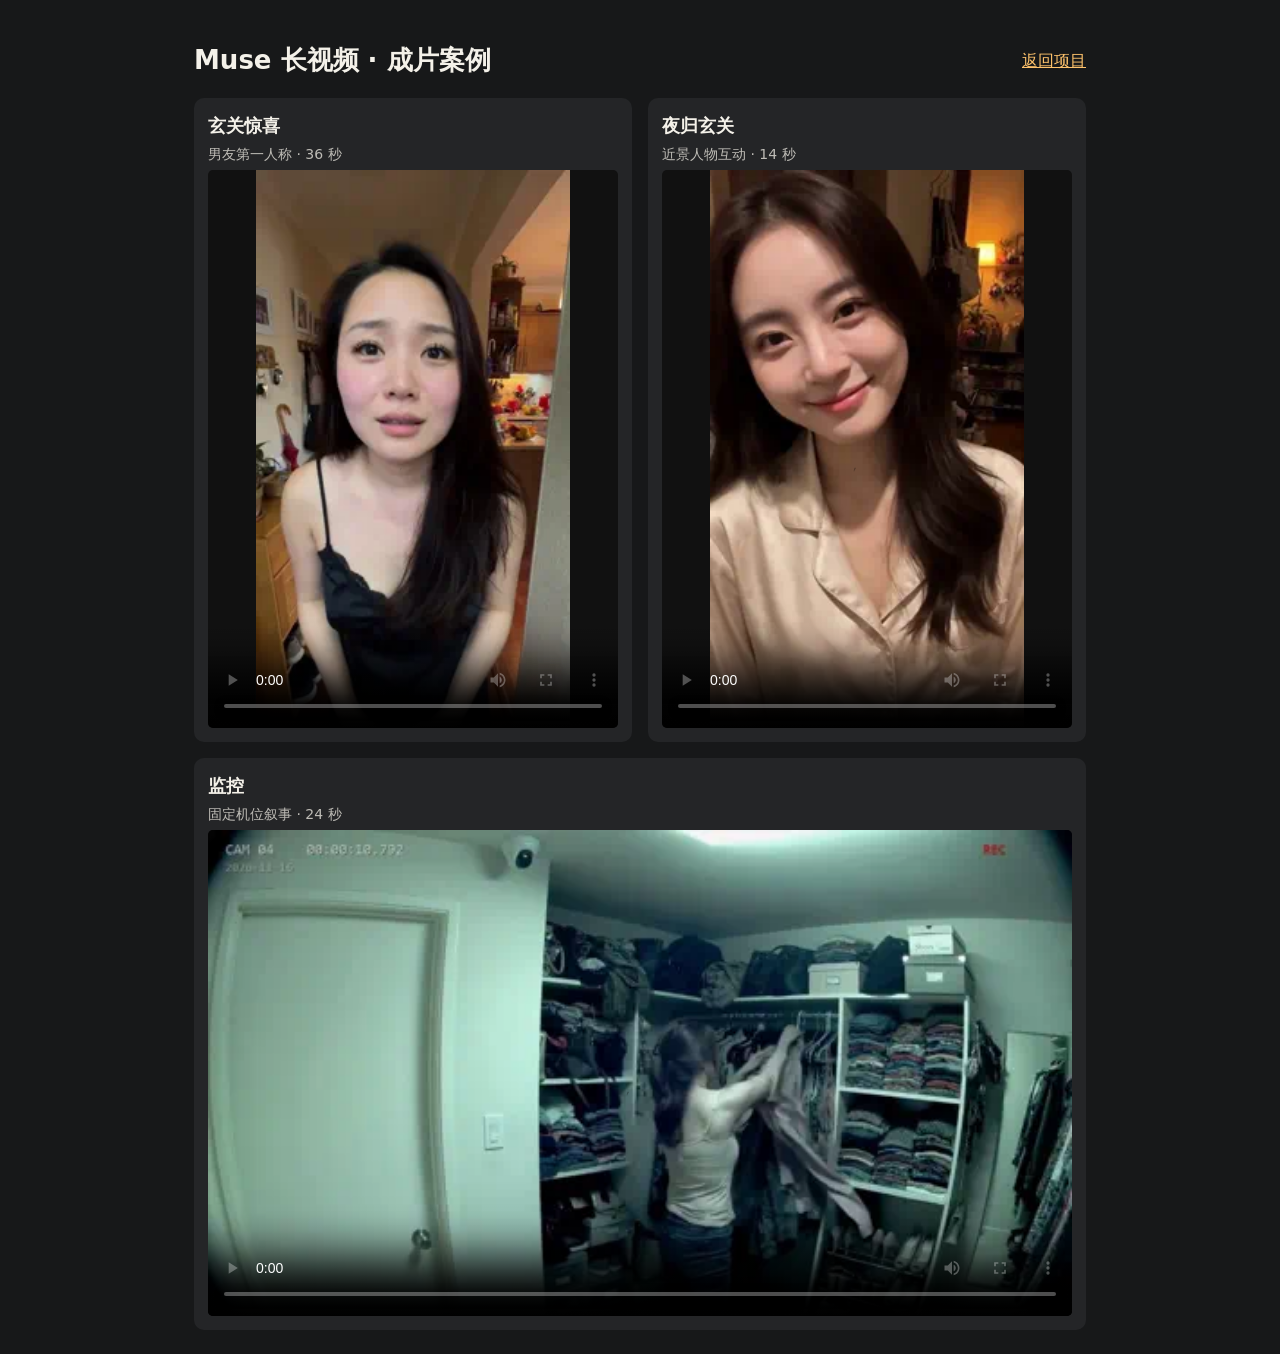
<file: docs/index.html>
<!doctype html><html lang="zh-CN"><head><meta charset="utf-8"><meta name="viewport" content="width=device-width,initial-scale=1"><title>Muse 长视频 · 成片案例</title><style>*{box-sizing:border-box}body{margin:0;background:#171819;color:#f4f1e9;font:16px/1.5 system-ui,sans-serif}main{max-width:940px;margin:auto;padding:24px}a{color:#ffc36c}header{display:flex;align-items:center;justify-content:space-between;gap:12px}h1{font-size:26px}article{display:grid;grid-template-columns:1fr 1fr;gap:16px}section{background:#242527;padding:14px;border-radius:10px}section:last-child{grid-column:1/-1}h2,p{margin:0 0 5px}h2{font-size:18px}p{color:#bebcb6;font-size:14px}video{display:block;width:100%;height:auto;max-height:62vh;background:#111;border-radius:5px}@media(max-width:520px){article{display:block}section{margin-bottom:14px}main{padding:14px}}</style></head><body><main><header><h1>Muse 长视频 · 成片案例</h1><a href="https://github.com/AJbeckliy/muse-long-video">返回项目</a></header><article><section><h2>玄关惊喜</h2><p>男友第一人称 · 36 秒</p><video controls playsinline preload="metadata" poster="demos/homecoming-pov.webp" aria-label="玄关惊喜"><source src="demos/homecoming-pov.mp4" type="video/mp4"></video></section><section><h2>夜归玄关</h2><p>近景人物互动 · 14 秒</p><video controls playsinline preload="metadata" poster="demos/doorway-at-night.webp" aria-label="夜归玄关"><source src="demos/doorway-at-night.mp4" type="video/mp4"></video></section><section><h2>监控</h2><p>固定机位叙事 · 24 秒</p><video controls playsinline preload="metadata" poster="demos/security-camera.webp" aria-label="监控"><source src="demos/security-camera.mp4" type="video/mp4"></video></section></article></main></body></html>
</file>
